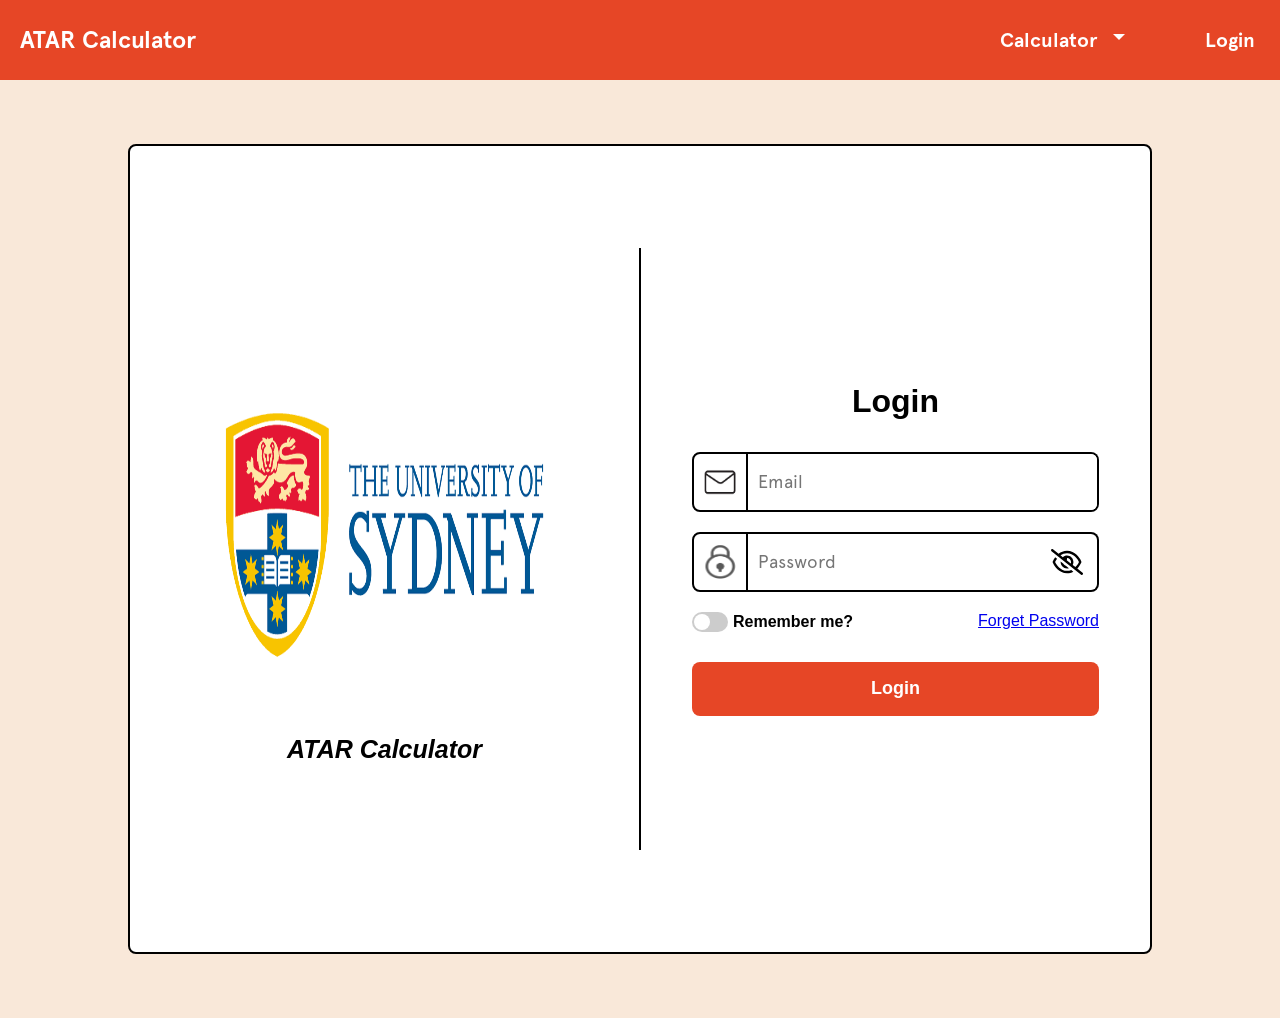
<file: index.html>
<!doctype html><html lang="en"><head><meta charset="utf-8"/><link rel="icon" href="./favicon.ico"/><meta name="viewport" content="width=device-width,initial-scale=1"/><meta name="theme-color" content="#000000"/><meta name="description" content="Web site created using create-react-app"/><link rel="apple-touch-icon" href="./logo192.png"/><link rel="manifest" href="./manifest.json"/><title>React App</title><script defer="defer" src="./static/js/main.c179829d.js"></script><link href="./static/css/main.c7f3a999.css" rel="stylesheet"></head><body><noscript>You need to enable JavaScript to run this app.</noscript><div id="root"></div></body></html>
</file>
<file: static/css/main.c7f3a999.css>
@import url(https://fonts.googleapis.com/css2?family=Space+Grotesk);@import url(https://fonts.googleapis.com/css2?family=Merriweather);@import url(https://fonts.googleapis.com/css2?family=Work+Sans);body{-webkit-font-smoothing:antialiased;-moz-osx-font-smoothing:grayscale;font-family:-apple-system,BlinkMacSystemFont,Segoe UI,Roboto,Oxygen,Ubuntu,Cantarell,Fira Sans,Droid Sans,Helvetica Neue,sans-serif;margin:0}code{font-family:source-code-pro,Menlo,Monaco,Consolas,Courier New,monospace}.table-row{display:flex}.mark-column,.max-mark-column,.subject-column,.subject-level-column,.weighting-column,.year-column{border-bottom:2px solid #000;border-left:2px solid #000;border-top:0;padding:10px;position:relative}.subject-column{align-items:center;min-width:0;transition:.3s}.add-more-subject-row{border:2px solid;border-radius:0 0 12px 12px;border-top:none;display:flex;justify-content:center;padding:10px}.add-button{background-color:var(--default-bg-color);border-radius:50%;color:#fff;display:flex;font-size:40px;height:1em;transition:.2s;width:1em}.add-button img{scale:.6}.add-button:hover{scale:1.2}.numerical-input{border:none;font-size:13px;height:100%;outline:none;width:80%}input[type=number]{padding:0 10px}.mark-datalist,.subject-datalist{border:none;font-family:var(--default-font-family);font-size:13px;outline:None;width:100%}.subject-datalist{height:2em}.mark-select{background-color:#fff;border-color:#0000;font-family:var(--default-font-family);font-size:15px;padding:0 10px;width:100%}.mark-select:hover{border-radius:12px;font-weight:700}.hover-text,.mark-select:hover{background-color:var(--default-bg-color);color:#fff}.hover-text{display:inline-block;opacity:.8;padding:1em;position:absolute;transform:scale(1.1) translate(30px,30px);transition:transform 1s ease;width:80%;z-index:99}.subject-table{border-radius:12px;color:#fff;display:flex;flex-direction:column;font-family:var(--default-font-family);margin:10px 10%}.table-header{display:flex;font-weight:700;max-width:100%;text-align:center}.header-item{background-color:var(--default-bg-color);border:2px solid #000;border-right:none;font-size:15px;margin:0;padding:1.3em .5em}.table-body{background-color:#fff;border-radius:0 0 12px 12px;color:#000}.dropdown-list-container{display:flex;flex-direction:column;font-family:var(--default-font-family);margin:10px 10%;position:relative;top:100%}.selected-option{align-items:center;border:2px solid #000;border-radius:8px;cursor:pointer;display:flex;height:3em;justify-content:space-between;-webkit-user-select:None;user-select:None}.selected-option-text{font-size:15px;font-weight:600;margin:0 10px}.option-arrow-down,.option-arrow-up{border:6px solid;content:"";margin:20px;transition:.3s}.option-arrow-down{border-color:#000 #0000 #0000}.option-arrow-up{border-color:#fff #0000 #0000;position:relative;transform:rotate(180deg)}.dropdown-option{background-color:#fff;border:2px solid #000;border-radius:0 0 8px 8px;border-top:none;cursor:pointer;font-size:12px;left:0;position:absolute;right:0;top:100%;z-index:99}.dropdown-option div{border-color:#0000001a #0000;border-style:solid;border-width:1px;height:1.2rem;padding:10px 16px}.dropdown-option div:hover{background-color:#ededed}.cat-container{height:80px;position:relative;top:-10.8%;transition:.1s;width:100px}.cat-container>img{width:100%}.body-container{display:flex;flex-direction:column}.region-and-app-id-container{align-items:center;display:flex;margin:3px 10% 10px}.region-and-app-id-container input{border:2px solid #000;border-radius:8px;font-family:var(--default-font-family);font-size:20px;font-size:15px;height:3em;margin-left:10px;outline:None;padding-left:15px;width:100%}.region-select{margin:0 10%}.description-container{background-color:#fff;border:2px solid #000;border-radius:8px;display:flex;flex-direction:column;margin:30px 10%;max-height:200px;min-height:150px}.description-body-text,.description-title-text{border:2px solid #000;border-radius:8px;font-family:var(--default-font-family)}.description-title-text{align-items:center;background-color:var(--default-bg-color);color:#fff;display:flex;font-size:18px;left:2%;max-width:90%;min-height:2em;padding:0 10px;position:relative;top:-1em}.description-body-text{font-size:12px;margin:5px 4%;overflow-y:scroll;padding:10px}.footer-container{display:flex;flex-direction:column;justify-content:space-between;margin:0 10% 2%}.submission-container{border-radius:12px;display:flex;font-family:var(--default-font-family);height:4.5rem}.result-container{align-items:center;background-color:#fff;border-radius:5px;color:#000;display:flex;height:100%;justify-content:space-between;padding:0 10px;width:80%}.form-submission-left-container{display:flex;width:100%}.form-submission-right-container{display:flex;justify-content:space-between}@keyframes shake{0%{transform:translateX(0)}25%{transform:translateX(-5px)}50%{transform:translateX(5px)}75%{transform:translateX(-5px)}to{transform:translateX(5px)}}.error-message{animation:shake .5s 2;color:red;font-weight:700;transform:translateX(0)}.button-container{display:flex;width:100%}.cat-button,.clear-button,.submit-button{background-color:var(--default-bg-color);border:none;border-radius:8px;color:#fff;font-family:var(--default-font-family);font-size:15px;font-weight:700;height:100%;margin:0 10px;transition:.3s;width:6rem}.cat-button{height:100%;left:-1%;margin:0;position:relative;width:5em}.cat-button:hover,.clear-button:hover,.submit-button:hover{scale:1.2}.note-container{border:2px solid #000;border-radius:8px;font-family:var(--default-font-family);font-size:15px;height:5.5em;margin:10px 10%;padding:10px}:root{--default-border-radius:12px}.upload-button{border:2px solid #000;border-radius:12px;border-radius:var(--default-border-radius);display:flex;flex-direction:column;font-family:var(--default-font-family);height:70vh;margin:10% 20%;padding:0;width:60vw}.upload-button:hover{border:6px solid green}.bottom-container,.top-container{align-items:center;width:100%}.top-container{background-color:#fff;border-bottom:0;border-radius:12px 12px 0 0;border-radius:var(--default-border-radius) var(--default-border-radius) 0 0;display:flex;height:75%;justify-content:center;width:100%}.bottom-container{background-color:var(--default-bg-color);border-top:2px solid #000;height:25%;margin:0;width:100%}.upload-icon{height:80%;width:80%}.file-upload-box{background-color:#fff;border:2px dashed #000;border-radius:4px;cursor:pointer;font-family:var(--default-font-family);font-size:15px;margin:10px 5%;padding:.8em;text-align:center;transition:.5s}.file-upload-box>img{display:none}.file-upload-box:hover{transform:scale(1.1)}.file-upload-box:hover img{display:inline}.navigation-container{display:flex;justify-content:space-between;margin:20px 5%}.pdf-navigation-container{width:61%}.pdf-selector-container{width:60%}.page-navigation-container{align-items:center;display:flex;justify-content:space-between;width:40%}.pdf-navigation-container>select,.pdf-selector{margin:0 8px;max-width:60%;overflow:hidden}.page-navigation-container>button,.pdf-navigation-container>select,.pdf-selector{background-color:#fff;border:2px solid #000;border-radius:8px;outline:none;padding:.5em}.page-navigation-container>button{min-width:80px}.page-navigation-container>h3{font-size:13px;margin:0 10px}.pdf-display-container{background-color:#c7b7a3;border:2px solid #000;display:flex;height:1000px;justify-content:center;margin:8px 5%;overflow-x:scroll;overflow-y:scroll}.mirror-mode-container{display:flex;width:100%}.mirror-mode-left-container,.mirror-mode-right-container{font-family:var(--default-font-family);height:100%;width:50%}.navbar-dropdown-list-container{display:flex;position:relative}.navbar-dropdown-list:hover{background-color:#fff;color:var(--default-bg-color)}.navbar-dropdown-list{align-items:center;display:flex;font-size:20px;font-weight:700;padding:20px;position:relative;width:100%}.arrow-active-icon:after,.navbar-dropdown-list:after{border:6px solid #0000;content:"";position:relative;right:-10%;transition:.5s cubic-bezier(.165,.84,.44,1)}.arrow-active-icon:after,.navbar-dropdown-list:hover:after{border-color:#0000 #0000 #000}.navbar-dropdown-list:hover,.navbar-dropdown-list:hover:after{border-color:var(--default-bg-color) #0000 #0000 #0000}.navbar-dropdown-list:after{border-color:#fff #0000 #0000}.arrow-active-icon:after{border-color:#0000 #0000 #fff}.navbar-dropdown-items div,navbar-selected-item{border-color:#0000001a #0000;border-style:solid;border-width:1px;color:#000;cursor:pointer;padding:10px;-webkit-user-select:none;user-select:none}.navbar-dropdown-items{background-color:#fff;border:2px solid #000;color:#000;font-size:12px;position:absolute;top:100%;-webkit-user-select:none;user-select:none;width:100%;z-index:99}.navbar-dropdown-list-container navbar-dropdown-items{background-color:#000;color:#fff}.navbar-selected-item{align-items:center;border:none;color:#000;cursor:pointer;font-weight:700;-webkit-user-select:none;user-select:none;width:100%}.navbar-dropdown-items div:hover,.navbar-selected-item{background-color:#0000001a}.navbar-container{background-color:var(--default-bg-color);color:#fff;display:flex;font-family:var(--default-font-family);justify-content:space-between;max-height:80px;min-height:80px}.left-container{align-items:center;display:flex;margin-left:20px}.right-container{display:flex;flex-direction:row-reverse}.login-button{background-color:var(--default-bg-color);border:none;color:#fff;font-family:var(--default-font-family);font-size:20px;font-weight:700;width:100px}.login-button:hover{background-color:#fff;color:var(--default-bg-color)}@font-face{font-family:Apercu Pro;font-style:normal;font-weight:400;src:url(../../static/media/Apercu%20Pro%20Regular.c90f8890213c974793f9.otf) format("opentype")}@font-face{font-family:Apercu Pro;font-weight:700;src:url(../../static/media/Apercu%20Pro%20Bold.fe91e7b23d9dafe4c2d2.otf) format("opentype")}:root{--default-bg-color:#e64626;--default-font-family:"Apercu Pro","Space Grotesk","Work Sans",Arial,sans-serif}.toggle-switch{display:inline-block;height:20px;margin-right:5px;position:relative;width:36px}.toggle-switch input{height:0;opacity:0;width:0}.slider{background-color:#ccc;border-radius:20px;bottom:0;cursor:pointer;left:0;right:0;top:0}.slider,.slider:before{position:absolute;transition:.4s}.slider:before{background-color:#fff;border-radius:50%;bottom:2px;content:"";height:16px;left:2px;width:16px}input:checked+.slider{background-color:#04aa6d}input:checked+.slider:before{transform:translateX(16px)}:root{--border-radius:12px}body{background-color:#f9e8d9}.login-container{background-color:#fff;border:2px solid #000;border-radius:8px;display:flex;margin:5% 10%}.login-left-component,.login-right-component{align-items:center;display:flex;flex-direction:column;height:500px;justify-content:center;margin:10% 0;max-width:50%;padding:5%;width:50%}.login-left-component{border-right:1px solid #000}.login-right-component{border-left:1px solid #000}.logo-icon{height:80%;width:80%}.logo-icon>img{height:100%;width:100%}.title-text{display:flex;font-size:25px;font-style:italic;font-weight:700;justify-content:center;margin:0 5%}.input-container{align-items:center;display:flex inline;margin:10px;min-height:60px;width:100%}.icon-container,.textfield-container{height:3.5rem}.icon-container{align-items:center;border:2px solid #000;border-radius:8px 0 0 8px;display:flex;justify-content:center;width:15%}.icon-container>img{background-size:cover;height:100%;scale:.8;width:100%}#password-icon{opacity:.65;scale:.6}.textfield-container{align-items:center;border:2px solid #000;border-left:0;border-radius:0 8px 8px 0;display:flex;max-width:100%;overflow:hidden;width:100%}.custom-input{border:none;font-family:var(--default-font-family);font-size:18px;height:100%;outline:none;padding:0 10px;width:100%}.login-utility-container{display:flex;justify-content:space-between;margin:10px 0;width:100%}.remember-me-container{align-items:center;display:flex;font-weight:700}.login-submit-button{background-color:var(--default-bg-color);border:none;border-radius:8px;color:#fff;font-size:18px;font-weight:700;height:3em;margin:5%;transition:.3s;width:100%}.login-submit-button:hover{scale:1.1}.App{text-align:center}.App-logo{height:40vmin;pointer-events:none}@media (prefers-reduced-motion:no-preference){.App-logo{animation:App-logo-spin 20s linear infinite}}.App-header{align-items:center;background-color:#282c34;color:#fff;display:flex;flex-direction:column;font-size:calc(10px + 2vmin);justify-content:center;min-height:100vh}.App-link{color:#61dafb}@keyframes App-logo-spin{0%{transform:rotate(0deg)}to{transform:rotate(1turn)}}
/*# sourceMappingURL=main.c7f3a999.css.map*/
</file>
